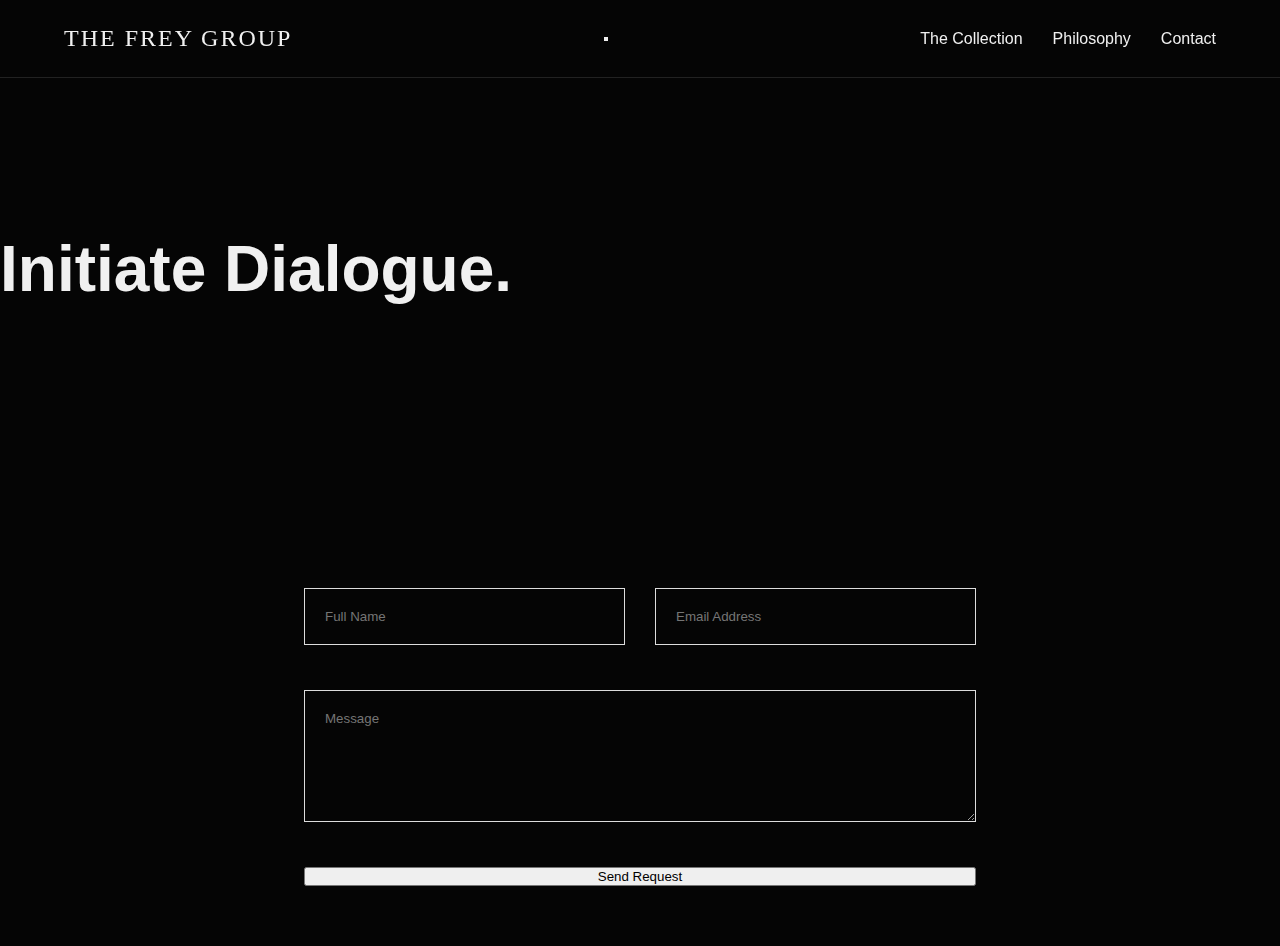
<file: contact.html>
<!DOCTYPE html>
<html lang="en">

<head>
    <meta charset="UTF-8">
    <meta name="viewport" content="width=device-width, initial-scale=1.0">
    <title>Contact | THE FREY GROUP</title>
    <link
        href="https://fonts.googleapis.com/css2?family=Cormorant+Garamond:wght@300;400;500&family=Inter:wght@300;400;500;600&display=swap"
        rel="stylesheet">
    <link rel="stylesheet" href="style.css">
</head>

<body>

    <div class="nav-wrapper">
        <nav class="nav-capsule">
            <div class="logo"><a href="index.html">THE FREY GROUP</a></div>
            <button class="menu-toggle"><span class="bar"></span><span class="bar"></span><span
                    class="bar"></span></button>
            <div class="nav-links">
                <a href="properties.html">The Collection</a>
                <a href="index.html#philosophy">Philosophy</a>
                <a href="contact.html">Contact</a>
            </div>
        </nav>
    </div>

    <section class="hero-section" style="height: 50vh;">
        <video class="video-bg" autoplay muted loop playsinline>
            <source src="https://videos.pexels.com/video-files/5345784/5345784-uhd_2560_1440_25fps.mp4"
                type="video/mp4">
        </video>
        <div class="hero-content">
            <h1 class="hero-title" style="font-size: 4rem;">Initiate Dialogue.</h1>
        </div>
    </section>

    <div class="container" style="max-width: 800px;">
        <form style="display: grid; gap: 30px;">
            <div style="display: grid; grid-template-columns: 1fr 1fr; gap: 30px;">
                <input type="text" placeholder="Full Name"
                    style="padding: 20px; border: 1px solid #ddd; background: transparent;">
                <input type="email" placeholder="Email Address"
                    style="padding: 20px; border: 1px solid #ddd; background: transparent;">
            </div>
            <textarea rows="6" placeholder="Message"
                style="padding: 20px; border: 1px solid #ddd; background: transparent; width: 100%;"></textarea>
            <button type="submit" class="btn-minimal" style="width: 100%; text-align: center;">Send Request</button>
        </form>
    </div>

    <script src="script.js"></script>
</body>

</html>
</file>
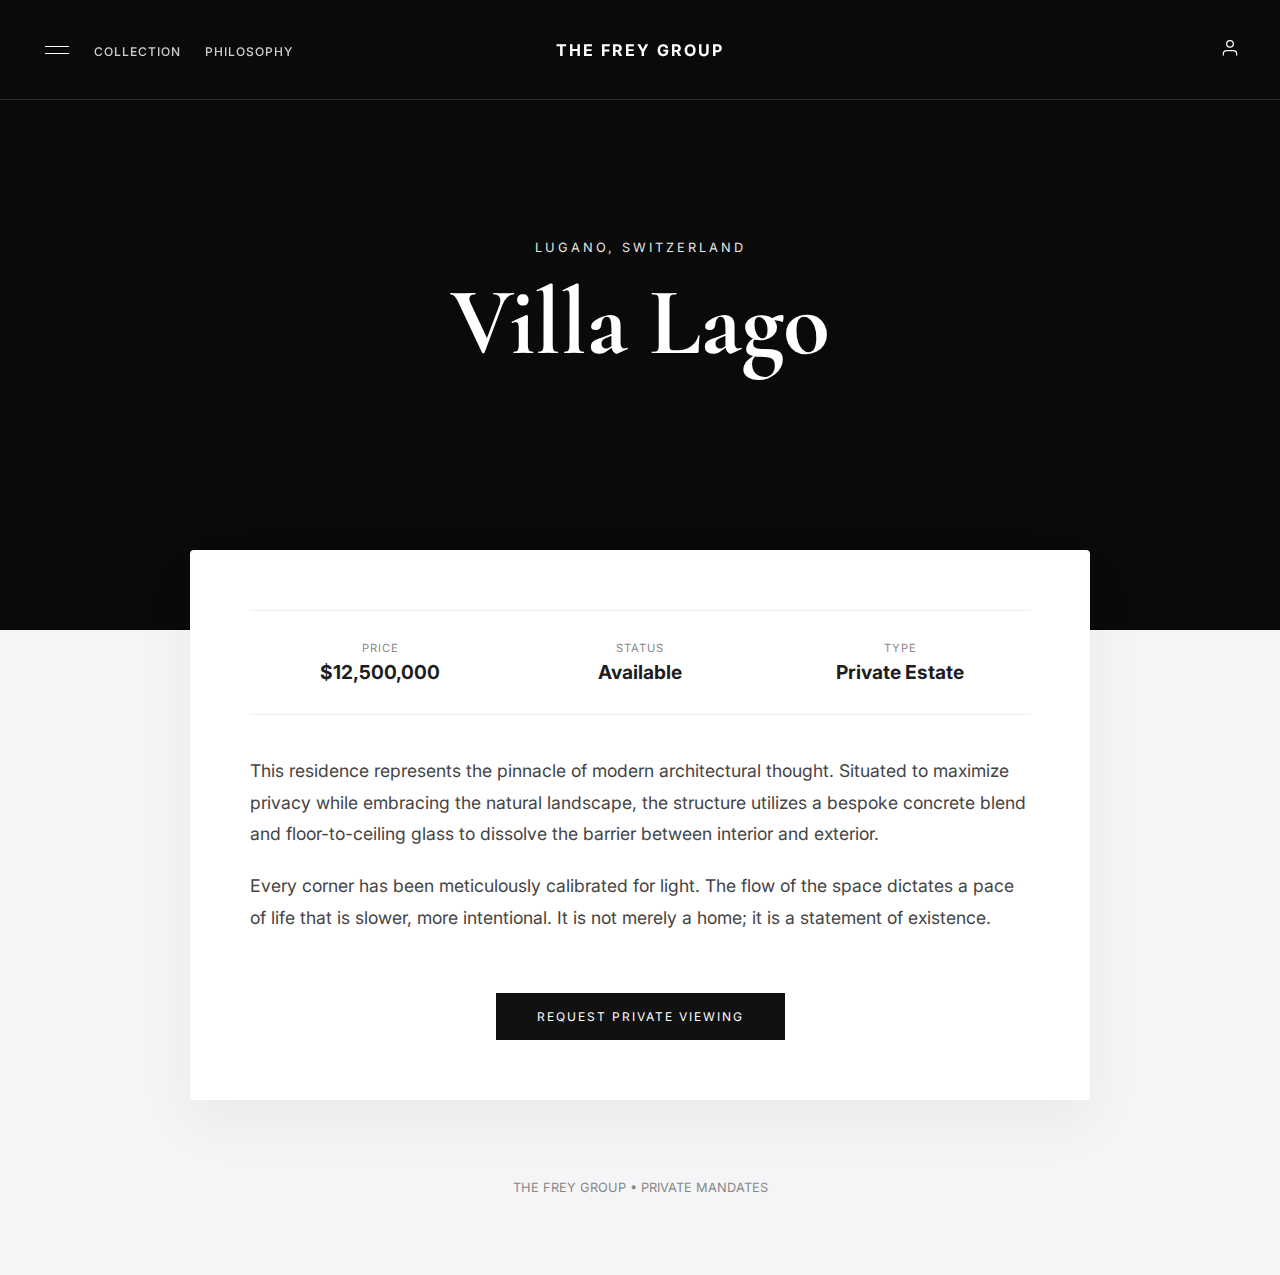
<file: property.html>
<!DOCTYPE html>
<html lang="en">
<head>
    <meta charset="UTF-8">
    <meta name="viewport" content="width=device-width, initial-scale=1.0">
    <title>Property Details | THE FREY GROUP</title>
    <link href="https://fonts.googleapis.com/css2?family=Cormorant+Garamond:wght@300;400;500&family=Inter:wght@300;400;500;600&display=swap" rel="stylesheet">
    <link rel="stylesheet" href="css/style.css">
    <style>
        /* PAGE SPECIFIC STYLES */
        /* Hero Image Background Logic */
        .property-hero {
            height: 70vh;
            width: 100%;
            background-size: cover;
            background-position: center;
            background-color: #111;
            position: relative;
            display: flex;
            align-items: center;
            justify-content: center;
        }
        
        .property-hero::after {
            content: '';
            position: absolute;
            top: 0; left: 0; width: 100%; height: 100%;
            background: rgba(0,0,0,0.4); /* Dark Overlay for text */
        }

        .hero-text-layer {
            position: relative;
            z-index: 2;
            text-align: center;
            color: white;
            animation: fadeUp 1s ease forwards;
        }

        .detail-container {
            max-width: 900px;
            margin: -80px auto 0; /* Overlap effect */
            background: white;
            position: relative;
            z-index: 10;
            padding: 60px;
            box-shadow: 0 20px 60px rgba(0,0,0,0.05);
            border-radius: 4px;
        }

        .spec-grid {
            display: grid;
            grid-template-columns: repeat(3, 1fr);
            border-top: 1px solid #eee;
            border-bottom: 1px solid #eee;
            padding: 30px 0;
            margin-bottom: 40px;
            text-align: center;
        }

        .spec-item span { display: block; font-size: 0.7rem; text-transform: uppercase; color: #888; letter-spacing: 1px; }
        .spec-item strong { font-size: 1.2rem; margin-top: 5px; display: block; }
    </style>
</head>
<body>

    <!-- 1. HEADER (Injected via Script) -->

    <!-- 2. HERO SECTION -->
    <div id="hero-bg" class="property-hero">
        <div class="hero-text-layer">
            <span id="prop-loc" class="hero-subtitle">LOADING LOCATION...</span>
            <h1 id="prop-title" class="hero-title">Loading Property...</h1>
        </div>
    </div>

    <!-- 3. DETAILS CARD -->
    <div class="detail-container">
        <div class="spec-grid">
            <div class="spec-item"><span>Price</span><strong id="prop-price">-</strong></div>
            <div class="spec-item"><span>Status</span><strong>Available</strong></div>
            <div class="spec-item"><span>Type</span><strong>Private Estate</strong></div>
        </div>

        <div style="font-size: 1.1rem; line-height: 1.8; color: #444;">
            <p style="margin-bottom: 20px;">
                This residence represents the pinnacle of modern architectural thought. Situated to maximize privacy while embracing the natural landscape, the structure utilizes a bespoke concrete blend and floor-to-ceiling glass to dissolve the barrier between interior and exterior.
            </p>
            <p>
                Every corner has been meticulously calibrated for light. The flow of the space dictates a pace of life that is slower, more intentional. It is not merely a home; it is a statement of existence.
            </p>
        </div>

        <div style="text-align: center; margin-top: 60px;">
            <a href="contact.html" class="btn-glass" style="background: #111; color: white; border-color: #111;">Request Private Viewing</a>
        </div>
    </div>

    <!-- 4. FOOTER -->
    <footer style="text-align: center; padding: 80px 0; color: #888; font-size: 0.8rem;">
        <p>THE FREY GROUP • PRIVATE MANDATES</p>
    </footer>

    <script src="js/script.js"></script>
</body>
</html>
</file>
<file: style.css>
/* --- FREYSTER.DEV LUXURY THEME --- */
:root {
    --bg: #050505;
    --card-bg: #0F0F0F;
    --text: #f0f0f0;
    --gold: #D4AF37;
    --gold-dim: #8a7020;
    --font-heading: 'Playfair Display', serif;
    --font-body: 'Montserrat', sans-serif;
}

* { margin: 0; padding: 0; box-sizing: border-box; }
body { background: var(--bg); color: var(--text); font-family: var(--font-body); overflow-x: hidden; }
a { text-decoration: none; color: inherit; transition: 0.3s; }
ul { list-style: none; }

/* --- NAVIGATION --- */
nav {
    padding: 25px 5%;
    display: flex;
    justify-content: space-between;
    align-items: center;
    border-bottom: 1px solid #222;
    background: rgba(5,5,5,0.98);
    position: sticky;
    top: 0;
    z-index: 100;
}
.logo { font-family: var(--font-heading); font-size: 1.5rem; letter-spacing: 2px; }
.logo span { color: var(--gold); }
.nav-links { display: flex; gap: 30px; }
.nav-links a:hover, .active { color: var(--gold); }

/* --- SHARED LAYOUT --- */
.container { max-width: 1400px; margin: 0 auto; padding: 60px 5%; }
.section-title { font-family: var(--font-heading); font-size: 2.5rem; color: var(--gold); margin-bottom: 40px; text-align: center; }

/* --- LOADING SKELETON (SHIMMER) --- */
@keyframes shimmer {
    0% { background-position: -1000px 0; }
    100% { background-position: 1000px 0; }
}
.skeleton {
    background: #111;
    background-image: linear-gradient(to right, #111 0%, #222 20%, #111 40%, #111 100%);
    background-repeat: no-repeat;
    background-size: 2000px 100%; 
    animation: shimmer 2s infinite linear;
    border-radius: 4px;
}
.sk-img { width: 100%; height: 250px; }
.sk-text { height: 20px; margin-bottom: 10px; width: 80%; }
.sk-title { height: 30px; margin-bottom: 20px; width: 60%; }

/* --- COMPONENT: BUTTONS --- */
.btn-gold {
    background: var(--gold);
    color: #000;
    padding: 15px 30px;
    border: none;
    font-weight: bold;
    text-transform: uppercase;
    letter-spacing: 2px;
    cursor: pointer;
    display: inline-block;
}
.btn-gold:hover { background: #fff; }

/* --- COMPONENT: FORMS --- */
input, textarea {
    width: 100%;
    background: #000;
    border: 1px solid #333;
    padding: 15px;
    color: #fff;
    margin-bottom: 15px;
    font-family: var(--font-body);
}
input:focus, textarea:focus { border-color: var(--gold); outline: none; }

/* --- UTILS --- */
.text-gold { color: var(--gold); }
.grid { display: grid; grid-template-columns: repeat(auto-fill, minmax(350px, 1fr)); gap: 40px; }
.hidden { display: none; }

/* Responsive */
@media(max-width: 768px) {
    .nav-links { display: none; } /* Add hamburger later if needed */
    .hero h1 { font-size: 2.5rem !important; }
}
</file>
<file: css/style.css>
/* --- THE FREY GROUP: GLOBAL STYLESHEET V8.0 --- */
/* RESET & BASE */
:root {
    --bg-color: #F5F5F7;
    --text-color: #1D1D1F;
    --accent-color: #B39A6A;
    /* Muted Gold */
    --glass-bg: rgba(255, 255, 255, 0.85);
    --font-serif: 'Cormorant Garamond', serif;
    --font-sans: 'Inter', sans-serif;
    --nav-height-expanded: 100px;
    --nav-height-scrolled: 60px;
    --ease-apple: cubic-bezier(0.25, 1, 0.5, 1);
}

* {
    margin: 0;
    padding: 0;
    box-sizing: border-box;
}

html {
    scroll-behavior: smooth;
}

body {
    background-color: var(--bg-color);
    color: var(--text-color);
    font-family: var(--font-sans);
    -webkit-font-smoothing: antialiased;
    overflow-x: hidden;
}

a {
    text-decoration: none;
    color: inherit;
    transition: 0.3s;
}

/* --- THE MORPHING NAVIGATION (Fixed & Floating) --- */
.nav-wrapper {
    position: fixed;
    top: 0;
    left: 0;
    width: 100%;
    z-index: 1000;
    transition: all 0.6s var(--ease-apple);
    pointer-events: none;
    /* Let clicks pass through wrapper to page */
}

.nav-capsule {
    pointer-events: auto;
    /* Re-enable clicks on the bar itself */
    width: 100%;
    height: var(--nav-height-expanded);
    display: flex;
    justify-content: space-between;
    align-items: center;
    padding: 0 40px;
    transition: all 0.6s var(--ease-apple);

    /* State 1: Top (Transparent, White Text for Video) */
    background: transparent;
    border-bottom: 1px solid rgba(255, 255, 255, 0.15);
    color: white;
}

/* State 2: Scrolled (Floating, White Background, Black Text) */
.nav-wrapper.scrolled {
    padding-top: 20px;
}

.nav-wrapper.scrolled .nav-capsule {
    width: 90%;
    max-width: 1200px;
    height: var(--nav-height-scrolled);
    margin: 0 auto;
    border-radius: 100px;
    background: var(--glass-bg);
    backdrop-filter: blur(20px) saturate(180%);
    -webkit-backdrop-filter: blur(20px) saturate(180%);
    box-shadow: 0 10px 40px rgba(0, 0, 0, 0.08);
    color: var(--text-color);
    /* Switch text to black */
    border-bottom: none;
}

/* NAV ELEMENTS */
.nav-left,
.nav-right {
    display: flex;
    align-items: center;
    gap: 20px;
    flex: 1;
}

.nav-right {
    justify-content: flex-end;
}

.nav-center {
    flex: 1;
    text-align: center;
}

.logo {
    font-family: var(--font-sans);
    font-weight: 700;
    letter-spacing: 2px;
    text-transform: uppercase;
    font-size: 1rem;
    white-space: nowrap;
}

.desktop-links a {
    text-transform: uppercase;
    font-size: 0.75rem;
    letter-spacing: 1px;
    font-weight: 500;
    margin-right: 20px;
    opacity: 0.8;
}

.desktop-links a:hover {
    opacity: 1;
    color: var(--accent-color);
}

/* Icons (Cart/Profile) */
.nav-icon {
    width: 20px;
    height: 20px;
    stroke: currentColor;
    fill: none;
    stroke-width: 1.5;
}

/* HAMBURGER */
.menu-toggle {
    background: none;
    border: none;
    cursor: pointer;
    color: currentColor;
    display: flex;
    flex-direction: column;
    gap: 6px;
    padding: 5px;
}

.menu-toggle .bar {
    width: 24px;
    height: 1px;
    background: currentColor;
    transition: 0.3s;
}

/* MOBILE MENU OVERLAY */
.mobile-overlay {
    position: fixed;
    top: 0;
    left: 0;
    width: 100%;
    height: 100vh;
    background: #000;
    color: white;
    z-index: 900;
    display: flex;
    flex-direction: column;
    justify-content: center;
    align-items: center;
    opacity: 0;
    pointer-events: none;
    transition: 0.5s var(--ease-apple);
}

.mobile-overlay.active {
    opacity: 1;
    pointer-events: auto;
}

.mobile-overlay a {
    font-family: var(--font-serif);
    font-size: 2.5rem;
    margin: 15px 0;
    transform: translateY(20px);
    opacity: 0;
    transition: 0.5s;
}

.mobile-overlay.active a {
    transform: translateY(0);
    opacity: 1;
}

/* --- HERO & VIDEO --- */
.hero-wrapper {
    position: relative;
    width: 100%;
    height: 100vh;
    display: flex;
    justify-content: center;
    align-items: center;
    overflow: hidden;
}

/* Video acts as background */
.video-bg {
    position: absolute;
    top: 50%;
    left: 50%;
    transform: translate(-50%, -50%);
    min-width: 100%;
    min-height: 100%;
    width: auto;
    height: auto;
    object-fit: cover;
    z-index: -1;
    filter: brightness(0.7);
    /* Darken video so text pops */
}

.hero-content {
    position: relative;
    z-index: 10;
    text-align: center;
    color: white;
    padding: 0 20px;
    opacity: 0;
    transform: translateY(30px);
    animation: fadeUp 1s forwards 0.5s;
}

.hero-title {
    font-family: var(--font-serif);
    font-size: clamp(3rem, 8vw, 6rem);
    /* Responsive text size */
    line-height: 1;
    margin-bottom: 20px;
}

.hero-subtitle {
    display: block;
    text-transform: uppercase;
    letter-spacing: 3px;
    font-size: 0.8rem;
    margin-bottom: 20px;
    opacity: 0.9;
}

/* --- BUTTONS --- */
.btn-glass {
    display: inline-block;
    padding: 15px 40px;
    border: 1px solid rgba(255, 255, 255, 0.4);
    background: rgba(255, 255, 255, 0.1);
    backdrop-filter: blur(10px);
    color: white;
    text-transform: uppercase;
    letter-spacing: 2px;
    font-size: 0.75rem;
    transition: 0.3s;
}

.btn-glass:hover {
    background: white;
    color: black;
}

/* --- SECTIONS --- */
.container {
    max-width: 1400px;
    margin: 0 auto;
    padding: 100px 5%;
}

.section-title {
    font-family: var(--font-serif);
    font-size: 3rem;
    margin-bottom: 40px;
    font-weight: 400;
}

/* --- GRID SYSTEM --- */
.grid {
    display: grid;
    grid-template-columns: repeat(auto-fill, minmax(350px, 1fr));
    gap: 30px;
}

.card {
    background: white;
    cursor: pointer;
    transition: transform 0.6s var(--ease-apple);
}

.card:hover {
    transform: translateY(-10px);
}

.card-img-wrap {
    width: 100%;
    aspect-ratio: 4/5;
    overflow: hidden;
    background: #eee;
}

.card-img {
    width: 100%;
    height: 100%;
    object-fit: cover;
    transition: 1s;
}

.card:hover .card-img {
    transform: scale(1.05);
}

.card-meta {
    padding: 25px;
}

.card-loc {
    font-size: 0.7rem;
    color: #888;
    text-transform: uppercase;
    letter-spacing: 1px;
}

.card-title {
    font-family: var(--font-serif);
    font-size: 1.5rem;
    margin-top: 5px;
    font-weight: 400;
}

.card-price {
    font-size: 0.9rem;
    margin-top: 5px;
    font-weight: 600;
    color: var(--accent-color);
}

/* --- UTILITIES --- */
@keyframes fadeUp {
    to {
        opacity: 1;
        transform: translateY(0);
    }
}

.text-center {
    text-align: center;
}

.reveal {
    opacity: 0;
    transform: translateY(40px);
    transition: 1s var(--ease-apple);
}

.reveal.active {
    opacity: 1;
    transform: translateY(0);
}

/* --- MOBILE --- */
@media (max-width: 768px) {
    .desktop-links {
        display: none;
    }

    .nav-capsule {
        padding: 0 20px;
    }

    .nav-left,
    .nav-right {
        flex: 0 0 auto;
    }

    .logo {
        font-size: 0.9rem;
    }
}

/* --- HERO & VIDEO UPDATES --- */

.hero-wrapper {
    position: relative;
    width: 100%;
    height: 100vh;
    display: flex;
    justify-content: center;
    align-items: center;
    overflow: hidden;
    background-color: #0e0e0e;
    /* DEFAULT BLACK FALLBACK */
}

/* Ensure text is visible on black */
.hero-content {
    position: relative;
    z-index: 10;
    text-align: center;
    color: white;
    /* Add a slight shadow to text for readability if video is bright */
    text-shadow: 0 2px 20px rgba(0, 0, 0, 0.5);
}

.video-bg {
    position: absolute;
    top: 50%;
    left: 50%;
    transform: translate(-50%, -50%);
    min-width: 100%;
    min-height: 100%;
    width: auto;
    height: auto;
    object-fit: cover;
    z-index: 0;
    /* Behind content */
    opacity: 0;
    /* Hidden until loaded by JS */
    transition: opacity 1s ease;
}

/* ADD TO css/style.css */

/* Animation for the Property Page Title */
@keyframes fadeUp {
    from {
        opacity: 0;
        transform: translateY(30px);
    }

    to {
        opacity: 1;
        transform: translateY(0);
    }
}

/* Ensure body has no margin */
body {
    margin: 0;
    padding: 0;
}

/* Mobile Adjustment for Detail Page */
@media (max-width: 768px) {
    .detail-container {
        margin: 0;
        padding: 40px 20px;
    }

    .spec-grid {
        grid-template-columns: 1fr;
        gap: 20px;
    }
}
</file>
